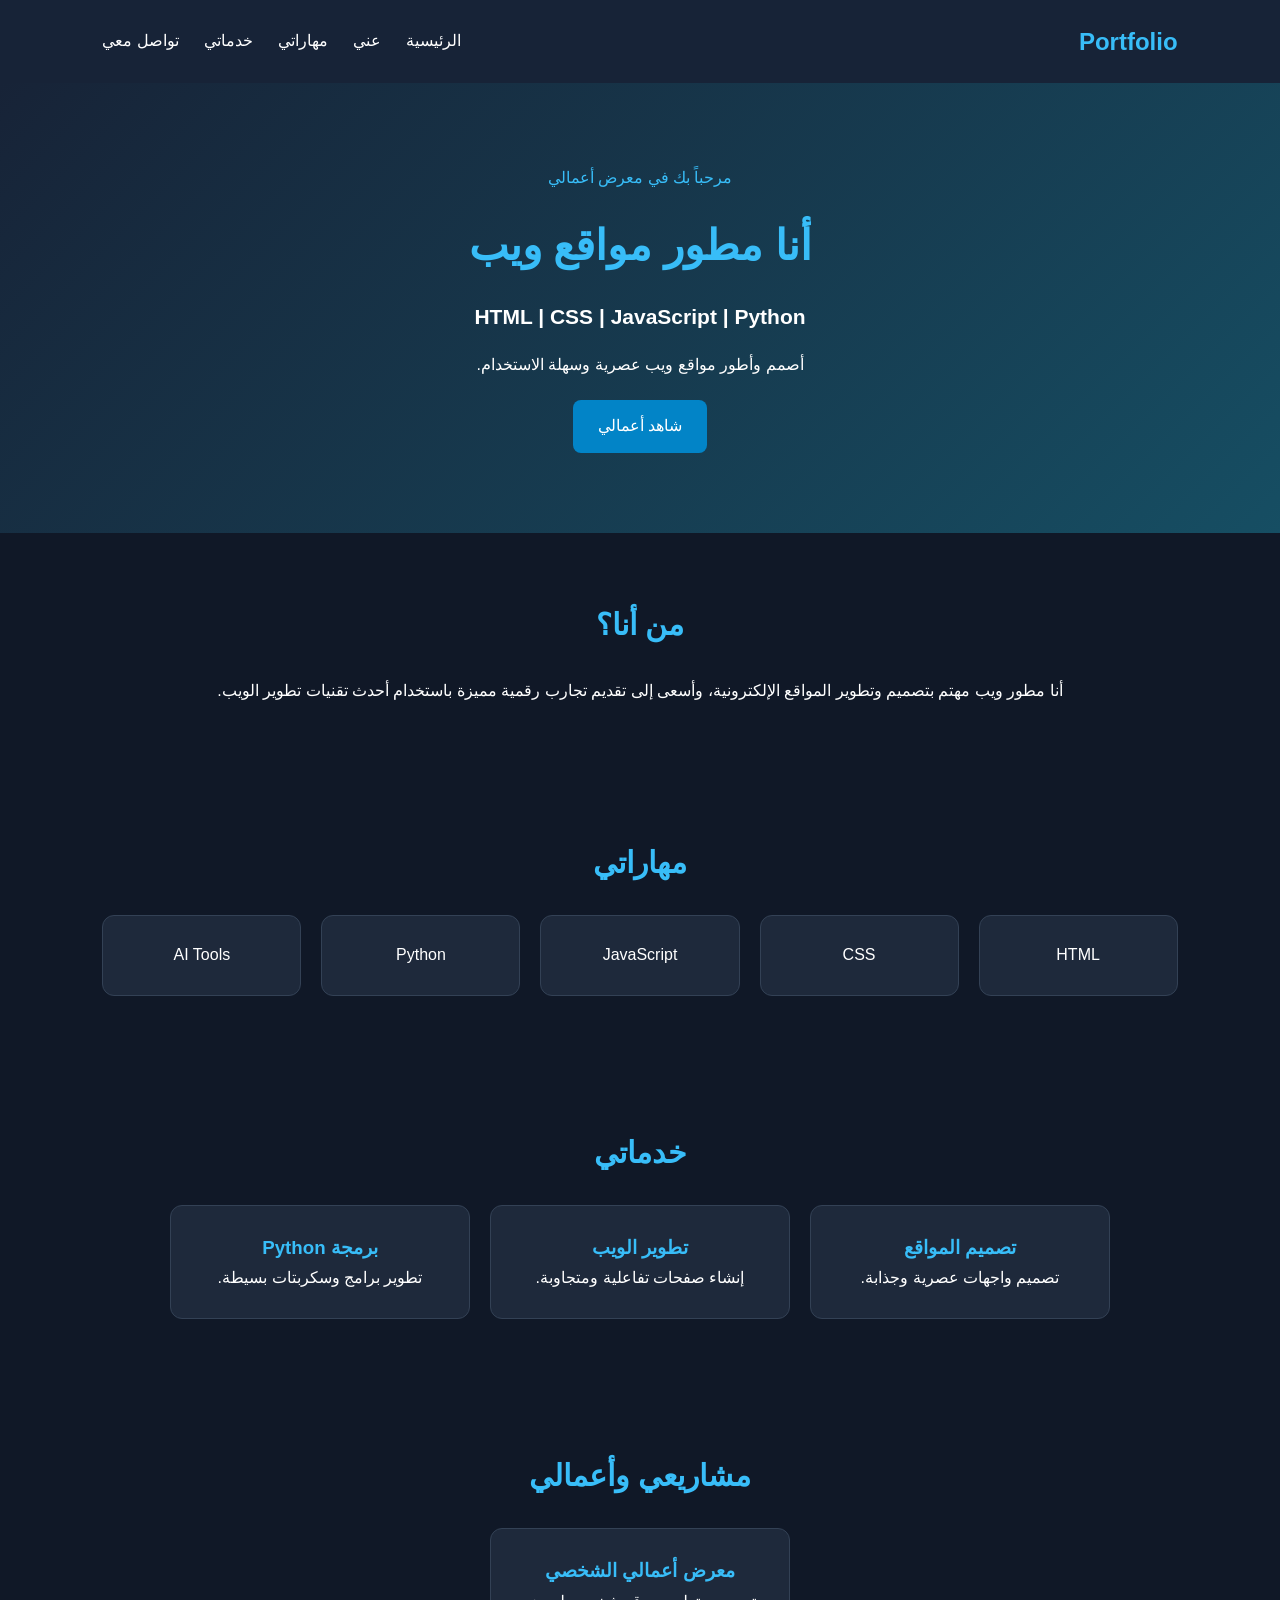
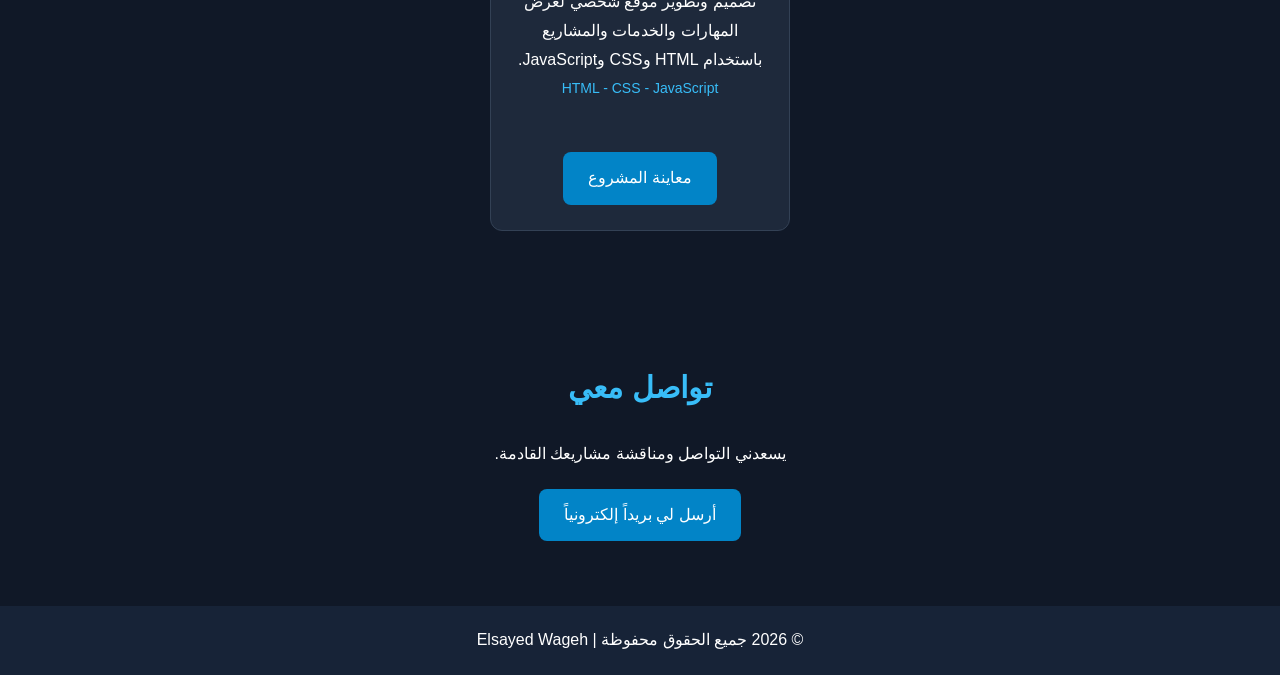
<file: index.html>
<!DOCTYPE html>
<html lang="ar" dir="rtl">

<head>
    <meta charset="UTF-8">
    <meta name="viewport" content="width=device-width, initial-scale=1.0">
    <title>معرض أعمالي | Elsayed Wageh</title>
    <link rel="stylesheet" href="style.css">
</head>

<body>

    <!-- Header -->
    <header>
        <nav class="navbar">

            <h2 class="logo">Portfolio</h2>

            <ul id="navLinks">
                <li><a href="#home">الرئيسية</a></li>
                <li><a href="#about">عني</a></li>
                <li><a href="#skills">مهاراتي</a></li>
                <li><a href="#services">خدماتي</a></li>
                <li><a href="#contact">تواصل معي</a></li>
            </ul>

        </nav>
    </header>

    <!-- Home -->
    <section id="home" class="hero">

        <div>
            <p class="welcome">مرحباً بك في معرض أعمالي</p>

            <h1>أنا مطور مواقع ويب</h1>

            <h2>HTML | CSS | JavaScript | Python</h2>

            <p>
                أصمم وأطور مواقع ويب عصرية وسهلة الاستخدام.
            </p>

            <a href="projects.html" class="btn">
                شاهد أعمالي
            </a>
        </div>

    </section>

    <!-- About -->
    <section id="about" class="section">

        <h2>من أنا؟</h2>

        <p>
            أنا مطور ويب مهتم بتصميم وتطوير المواقع الإلكترونية،
            وأسعى إلى تقديم تجارب رقمية مميزة باستخدام أحدث
            تقنيات تطوير الويب.
        </p>

    </section>

    <!-- Skills -->
    <section id="skills" class="section">

        <h2>مهاراتي</h2>

        <div class="cards">

            <div class="card">HTML</div>
            <div class="card">CSS</div>
            <div class="card">JavaScript</div>
            <div class="card">Python</div>
            <div class="card">AI Tools</div>

        </div>

    </section>

    <!-- Services -->
    <section id="services" class="section">

        <h2>خدماتي</h2>

        <div class="cards">

            <div class="card">
                <h3>تصميم المواقع</h3>
                <p>تصميم واجهات عصرية وجذابة.</p>
            </div>

            <div class="card">
                <h3>تطوير الويب</h3>
                <p>إنشاء صفحات تفاعلية ومتجاوبة.</p>
            </div>

            <div class="card">
                <h3>برمجة Python</h3>
                <p>تطوير برامج وسكربتات بسيطة.</p>
            </div>

        </div>

    </section>

    <!-- Projects -->
    <section id="projects" class="section">

        <h2>مشاريعي وأعمالي</h2>

        <div class="cards">

            <div class="card">

                <h3>معرض أعمالي الشخصي</h3>

                <p>
                    تصميم وتطوير موقع شخصي لعرض المهارات
                    والخدمات والمشاريع باستخدام HTML وCSS
                    وJavaScript.
                </p>

                <span>HTML - CSS - JavaScript</span>

                <br><br>

                <a href="projects.html" class="btn">
                    معاينة المشروع
                </a>

            </div>

        </div>

    </section>

    <!-- Contact -->
    <section id="contact" class="section">

        <h2>تواصل معي</h2>

        <p>
            يسعدني التواصل ومناقشة مشاريعك القادمة.
        </p>

        <a href="mailto:adamsayed1262012@gmail.com" class="btn">
            أرسل لي بريداً إلكترونياً
        </a>

    </section>

    <!-- Footer -->
    <footer>

        <p>© 2026 جميع الحقوق محفوظة | Elsayed Wageh</p>

    </footer>

    <script src="script.js"></script>

</body>
</html>
</file>
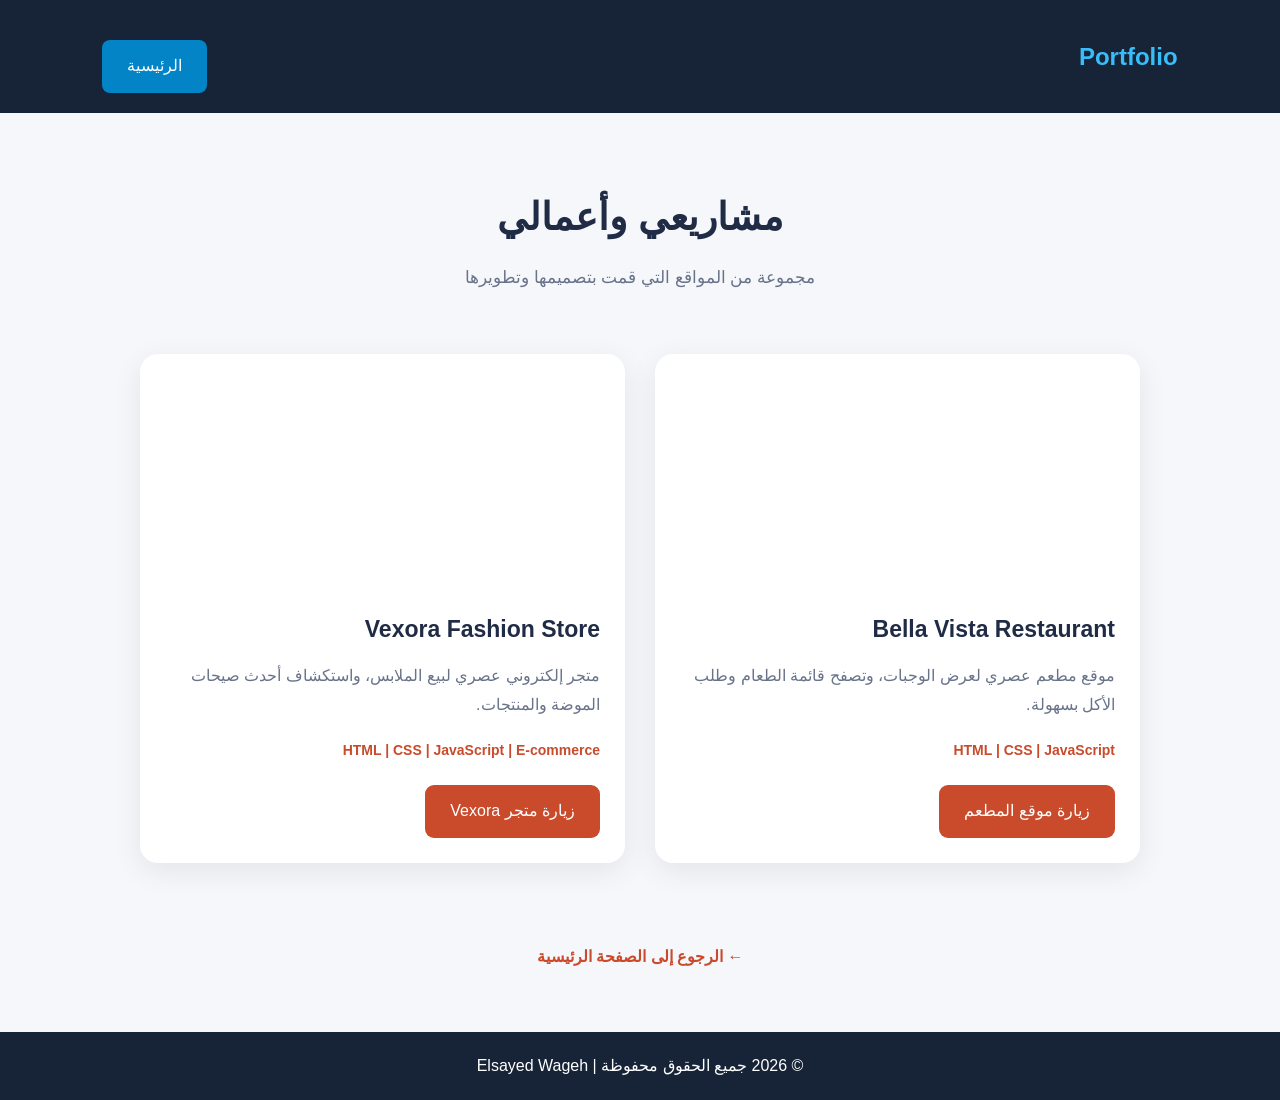
<file: projects.html>
<!DOCTYPE html>
<html lang="ar" dir="rtl">
<head>
    <meta charset="UTF-8">
    <meta name="viewport" content="width=device-width, initial-scale=1.0">
    <title>مشاريعي | Elsayed Wageh</title>
    <link rel="stylesheet" href="style.css">

    <style>
        body {
            background: #f5f7fb;
        }

        .projects-hero {
            text-align: center;
            padding: 70px 20px 35px;
        }

        .projects-hero h1 {
            font-size: 38px;
            color: #202b45;
            margin-bottom: 12px;
        }

        .projects-hero p {
            color: #68738a;
            font-size: 17px;
        }

        .projects-container {
            width: min(1000px, 90%);
            margin: auto;
            padding: 25px 0 80px;
            display: grid;
            grid-template-columns: repeat(2, 1fr);
            gap: 30px;
        }

        .project-box {
            background: white;
            border-radius: 18px;
            overflow: hidden;
            box-shadow: 0 8px 30px rgba(0,0,0,.08);
            transition: .3s;
        }

        .project-box:hover {
            transform: translateY(-8px);
        }

        .project-image {
            height: 230px;
            background-size: cover;
            background-position: center;
        }

        .restaurant-image {
            background-image: url("https://images.unsplash.com/photo-1513104890138-7c749659a591?w=900");
        }

        .vexora-image {
            background-image: url("https://images.unsplash.com/photo-1445205170230-053b83016050?w=900");
        }

        .project-info {
            padding: 25px;
        }

        .project-info h2 {
            color: #202b45;
            margin-bottom: 12px;
            font-size: 23px;
        }

        .project-info p {
            color: #68738a;
            line-height: 1.8;
            margin-bottom: 18px;
        }

        .project-tags {
            color: #c94b2c;
            font-size: 14px;
            font-weight: bold;
            margin-bottom: 22px;
        }

        .project-btn {
            display: inline-block;
            background: #c94b2c;
            color: white;
            padding: 12px 25px;
            border-radius: 9px;
            text-decoration: none;
            transition: .3s;
        }

        .project-btn:hover {
            background: #a93820;
            transform: translateY(-2px);
        }

        .back-home {
            display: block;
            width: fit-content;
            margin: 0 auto 60px;
            color: #c94b2c;
            font-weight: bold;
            text-decoration: none;
        }

        @media (max-width: 700px) {
            .projects-container {
                grid-template-columns: 1fr;
            }

            .projects-hero h1 {
                font-size: 29px;
            }
        }
    </style>
</head>

<body>

    <header>
        <nav class="navbar">
            <h2 class="logo">Portfolio</h2>
            <a href="index.html" class="btn">الرئيسية</a>
        </nav>
    </header>

    <section class="projects-hero">
        <h1>مشاريعي وأعمالي</h1>
        <p>مجموعة من المواقع التي قمت بتصميمها وتطويرها</p>
    </section>

    <main class="projects-container">

        <!-- Bella Vista Restaurant -->
        <article class="project-box">
            <div class="project-image restaurant-image"></div>

            <div class="project-info">
                <h2>Bella Vista Restaurant</h2>

                <p>
                    موقع مطعم عصري لعرض الوجبات،
                    وتصفح قائمة الطعام وطلب الأكل بسهولة.
                </p>

                <div class="project-tags">
                    HTML | CSS | JavaScript
                </div>

                <a href="https://adamsayed1262012-debug.github.io/Bella-Vista/"
                   target="_blank"
                   rel="noopener noreferrer"
                   class="project-btn">
                    زيارة موقع المطعم
                </a>
            </div>
        </article>

        <!-- Vexora Fashion Store -->
        <article class="project-box">
            <div class="project-image vexora-image"></div>

            <div class="project-info">
                <h2>Vexora Fashion Store</h2>

                <p>
                    متجر إلكتروني عصري لبيع الملابس،
                    واستكشاف أحدث صيحات الموضة والمنتجات.
                </p>

                <div class="project-tags">
                    HTML | CSS | JavaScript | E-commerce
                </div>

                <a href="https://adamsayed1262012-debug.github.io/VEXORA/"
                   target="_blank"
                   rel="noopener noreferrer"
                   class="project-btn">
                    زيارة متجر Vexora
                </a>
            </div>
        </article>

    </main>

    <a href="index.html" class="back-home">
        ← الرجوع إلى الصفحة الرئيسية
    </a>

    <footer>
        <p>© 2026 جميع الحقوق محفوظة | Elsayed Wageh</p>
    </footer>

</body>
</html>
</file>
<file: style.css>
* {
    margin: 0;
    padding: 0;
    box-sizing: border-box;
}

html {
    scroll-behavior: smooth;
}

body {
    font-family: Arial, sans-serif;
    background: #101827;
    color: white;
    line-height: 1.8;
}

.navbar {
    display: flex;
    justify-content: space-between;
    align-items: center;
    padding: 20px 8%;
    background: #172337;
}

.logo {
    color: #38bdf8;
}

.navbar ul {
    display: flex;
    list-style: none;
    gap: 25px;
}

.navbar a {
    color: white;
    text-decoration: none;
}

.navbar a:hover {
    color: #38bdf8;
}

#menuBtn {
    display: none;
    background: none;
    border: none;
    color: white;
    font-size: 25px;
    cursor: pointer;
}

.hero {
    min-height: 450px;
    display: flex;
    align-items: center;
    justify-content: center;
    text-align: center;
    padding: 60px 20px;
    background: linear-gradient(135deg, #172337, #164e63);
}

.hero h1 {
    font-size: 42px;
    color: #38bdf8;
    margin: 15px 0;
}

.hero h2 {
    font-size: 21px;
    margin-bottom: 15px;
}

.welcome {
    color: #38bdf8;
}

.btn {
    display: inline-block;
    background: #0284c7;
    color: white;
    padding: 12px 25px;
    border-radius: 8px;
    text-decoration: none;
    margin-top: 20px;
}

.btn:hover {
    background: #0369a1;
}

.section {
    padding: 65px 8%;
    text-align: center;
}

.section h2 {
    color: #38bdf8;
    margin-bottom: 25px;
    font-size: 30px;
}

.cards {
    display: flex;
    justify-content: center;
    flex-wrap: wrap;
    gap: 20px;
}

.card {
    background: #1e293b;
    padding: 25px;
    border-radius: 12px;
    min-width: 180px;
    flex: 1;
    max-width: 300px;
    border: 1px solid #334155;
}

.card h3 {
    color: #38bdf8;
}

.card span {
    color: #38bdf8;
    font-size: 14px;
}

footer {
    background: #172337;
    text-align: center;
    padding: 20px;
}

@media (max-width: 768px) {
    .navbar ul {
        display: none;
        position: absolute;
        top: 70px;
        right: 0;
        width: 100%;
        background: #172337;
        flex-direction: column;
        text-align: center;
        padding: 20px;
    }

    .navbar ul.active {
        display: flex;
    }

    #menuBtn {
        display: block;
    }

    .hero h1 {
        font-size: 30px;
    }

    .hero h2 {
        font-size: 17px;
    }

    .section {
        padding: 45px 5%;
    }
}
</file>
